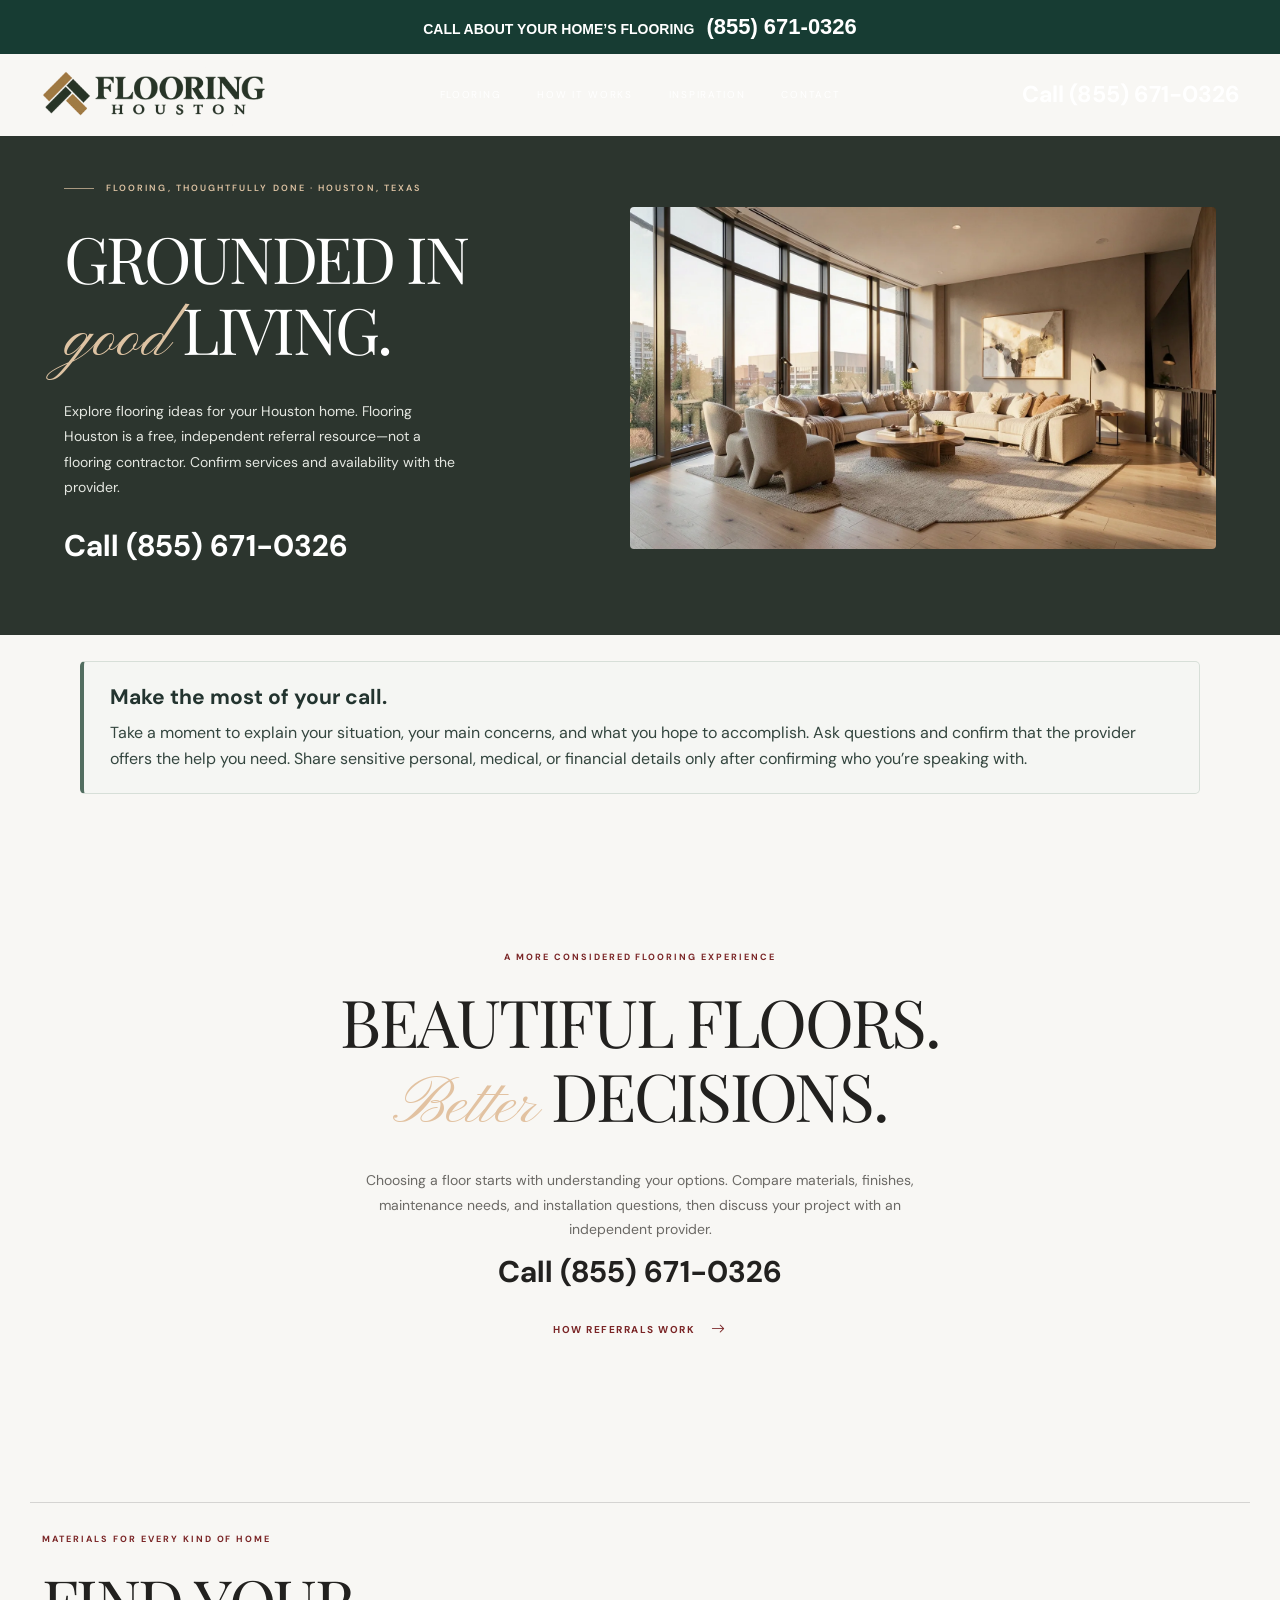
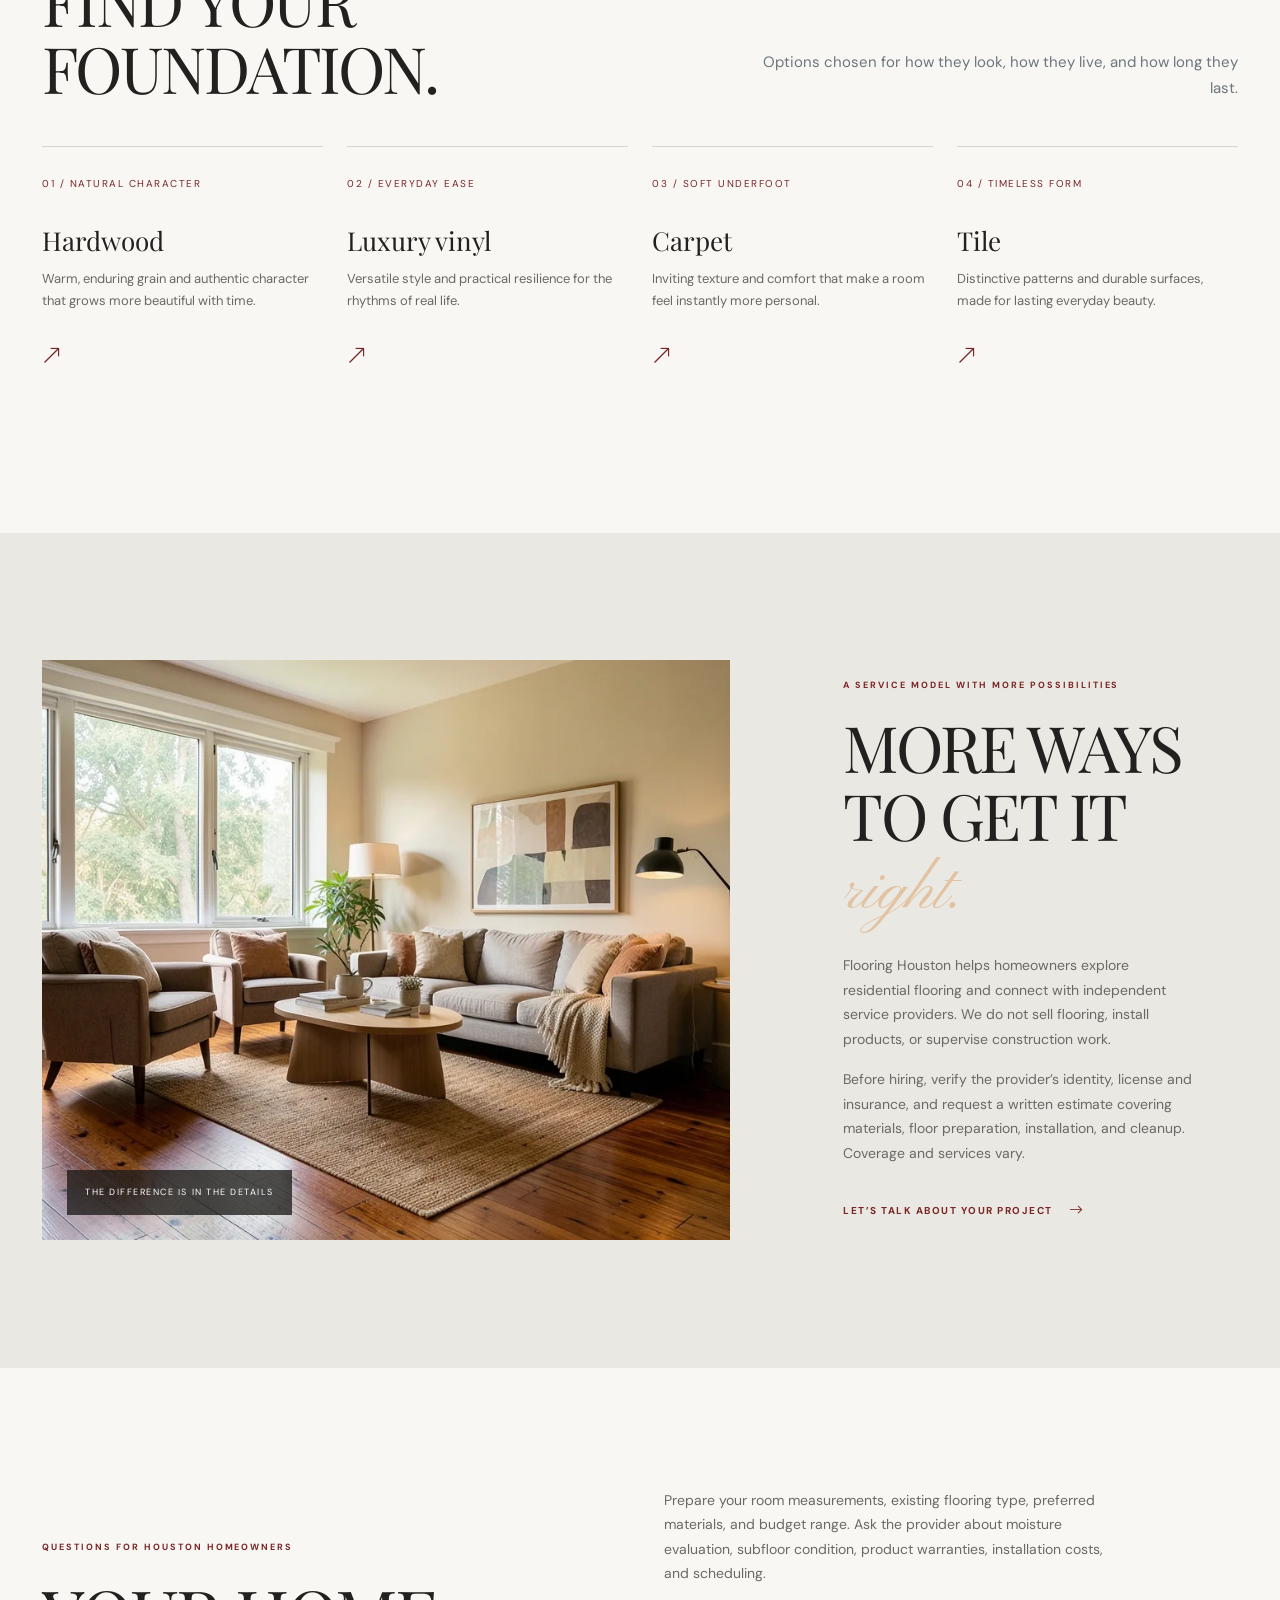
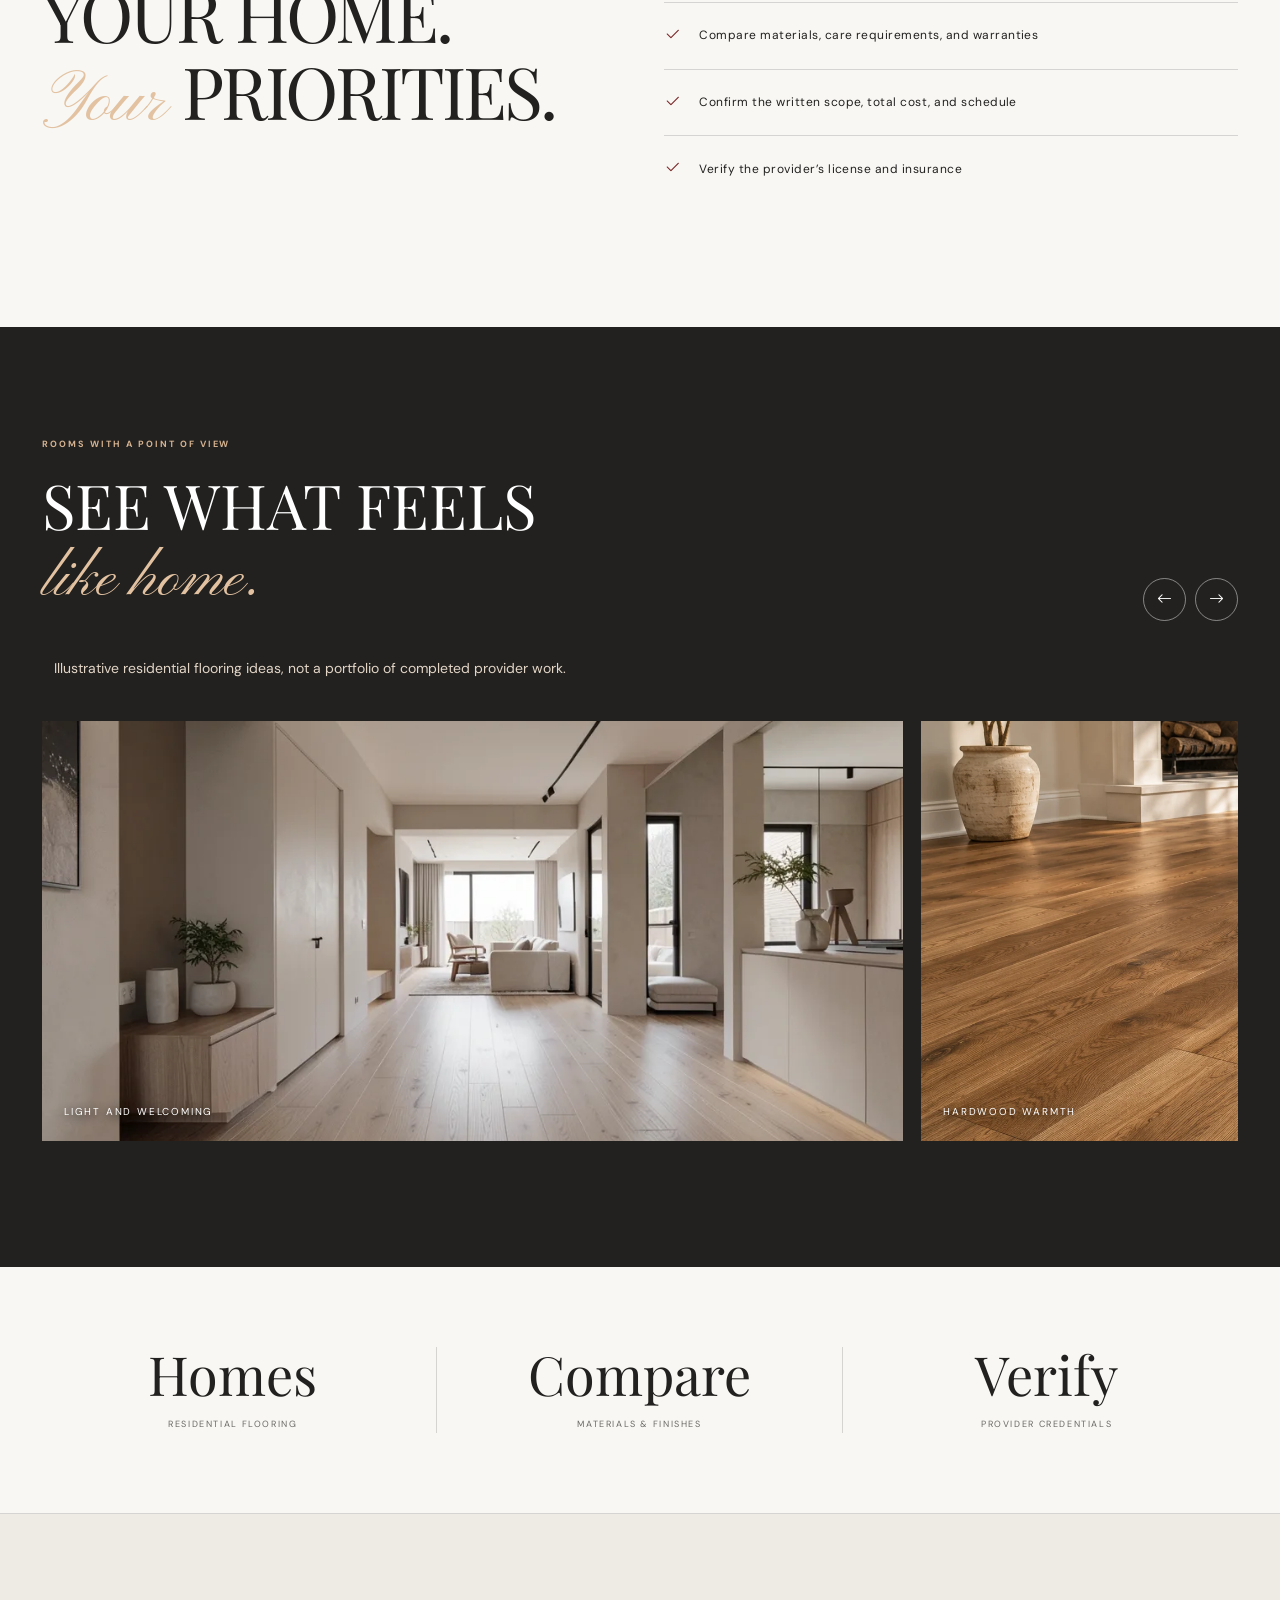
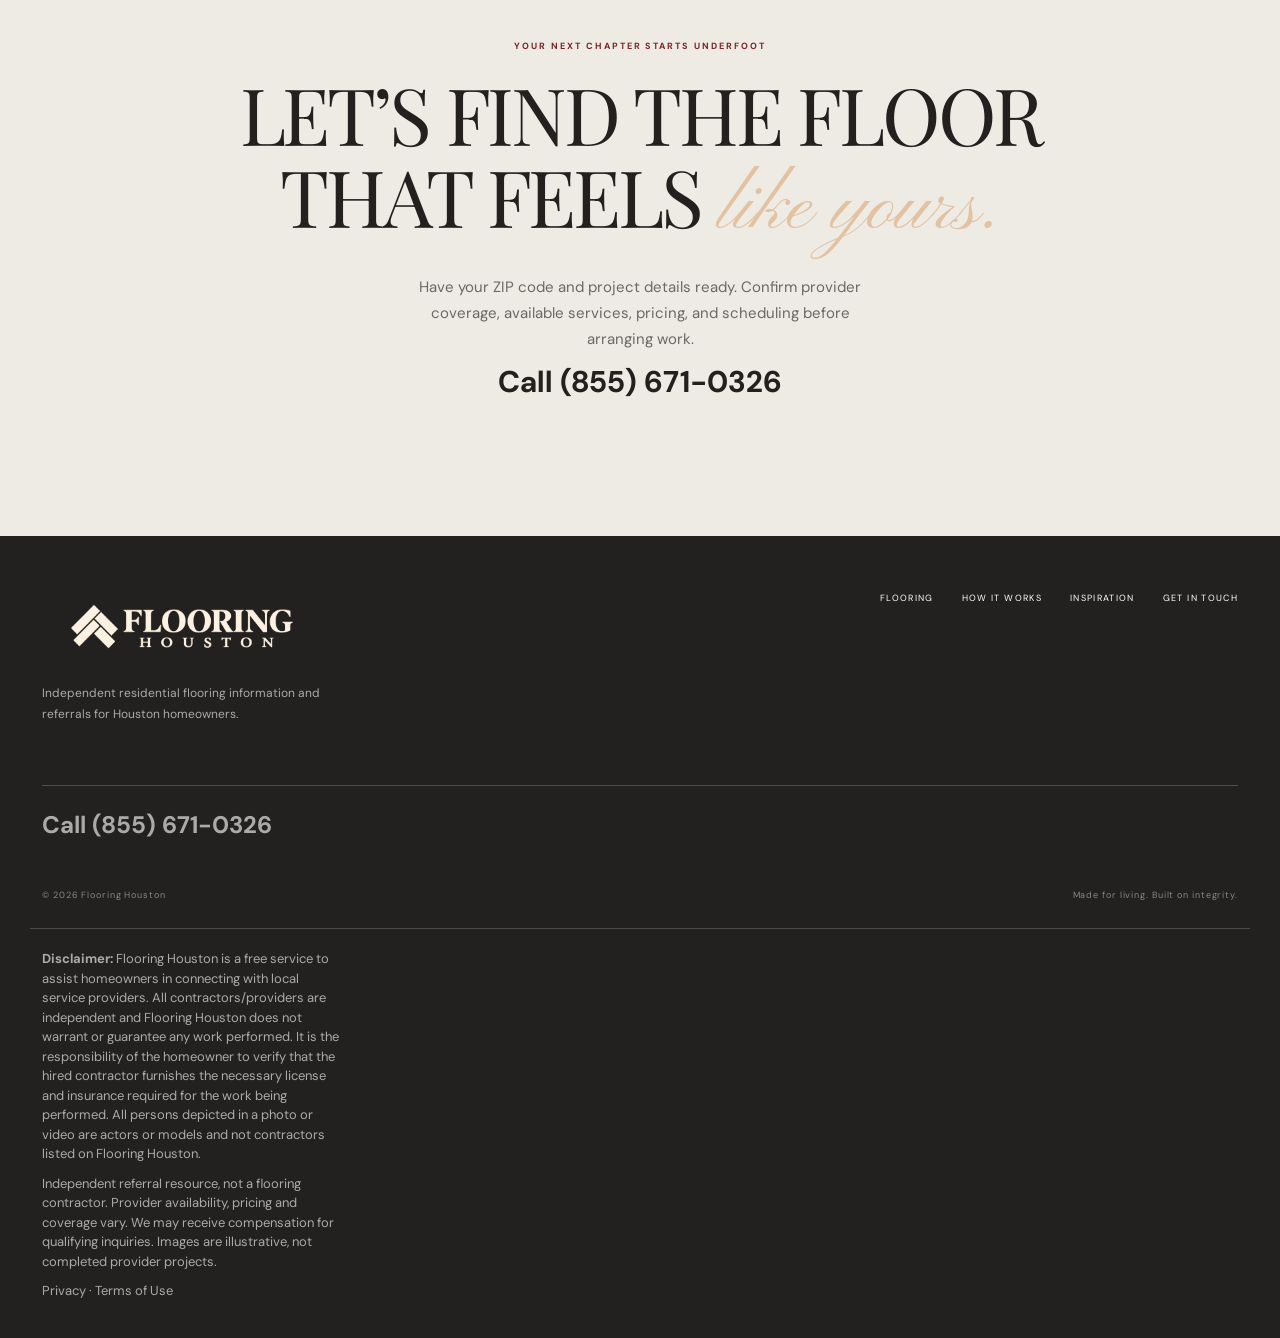
<file: index.html>
<!doctype html>
<html lang="en">
<head>
  <meta charset="utf-8">
  <meta name="viewport" content="width=device-width, initial-scale=1">
  <meta name="theme-color" content="#f8f7f4">
  <meta name="description" content="Independent residential flooring information and referrals for Houston homeowners. Explore hardwood, luxury vinyl, carpet and tile options with independent providers.">
  <title>Flooring Houston — Floors made for living</title>
  <link rel="preconnect" href="https://fonts.googleapis.com">
  <link rel="preconnect" href="https://fonts.gstatic.com" crossorigin>
  <link href="https://fonts.googleapis.com/css2?family=DM+Sans:wght@400;500;600;700&family=Playfair+Display:wght@400;500;600&family=Pinyon+Script&display=swap" rel="stylesheet">
  <link href="https://cdn.jsdelivr.net/npm/bootstrap@5.3.3/dist/css/bootstrap.min.css" rel="stylesheet">
  <link href="https://cdn.jsdelivr.net/npm/bootstrap-icons@1.11.3/font/bootstrap-icons.min.css" rel="stylesheet">
  
<link rel="stylesheet" href="css/style.css?v=flooring-logo-3">
<style id="call-preparation-styles">.call-preparation-note{display:block!important;position:relative!important;inset:auto!important;z-index:1;box-sizing:border-box;width:calc(100% - 40px);max-width:1120px;margin:26px auto!important;padding:22px 26px!important;background:#f5f6f3!important;color:#23342f!important;border:1px solid #d7dfd8;border-left:4px solid #526e60;border-radius:5px;text-align:left!important;font-style:normal;letter-spacing:normal!important}.call-preparation-note h2{font-family:inherit!important;font-size:21px!important;font-weight:700!important;line-height:1.3!important;letter-spacing:normal!important;text-transform:none!important;color:#23342f!important;margin:0 0 9px!important;padding:0!important}.call-preparation-note p{font-family:inherit!important;font-size:16px!important;font-weight:400!important;line-height:1.6!important;letter-spacing:normal!important;text-transform:none!important;color:#34463f!important;max-width:none!important;margin:0!important;padding:0!important}@media(max-width:600px){.call-preparation-note{width:calc(100% - 32px);padding:19px 20px!important;margin:20px auto!important}.call-preparation-note h2{font-size:20px!important}}</style><style id="flooring-phone-styles">.flooring-phone-link{display:inline-block;font-size:clamp(20px,3vw,30px);font-weight:700;line-height:1.3;color:inherit;margin:10px 0}.nav-end .flooring-phone-link{font-size:clamp(16px,2vw,23px);margin:0 16px 0 0;white-space:nowrap}.flooring-call-banner{display:block;position:sticky;top:0;z-index:1100;text-align:center;background:#173c33;color:#fff;padding:12px 15px;font:700 22px/1.35 sans-serif;text-decoration:none}.flooring-call-banner span{font-size:14px;margin-right:12px}@media(max-width:600px){.flooring-call-banner span{display:block;margin:0;font-size:12px}.nav-end .flooring-phone-link{font-size:16px;margin-right:8px}}</style></head>
<body><a class="flooring-call-banner" href="tel:+18556710326"><span>CALL ABOUT YOUR HOME’S FLOORING</span>(855) 671-0326</a>
  <header class="site-nav" id="siteNav">
    <div class="nav-inner">
      <a class="brand" href="#home" aria-label="Flooring Houston home"><img src="assets/flooring-houston-logo.png" alt="Flooring Houston" width="260" style="display:block;width:100%;height:auto;max-height:74px;object-fit:contain"></a>
      <nav class="nav-links" id="navLinks" aria-label="Main navigation">
        <a href="#services">Flooring</a><a href="#approach">How it works</a><a href="#gallery">Inspiration</a><a href="#contact">Contact</a>
      </nav>
      <div class="nav-end"><a class="flooring-phone-link" href="tel:+18556710326">Call (855) 671-0326</a><button class="menu-toggle" id="menuToggle" aria-label="Open navigation" aria-expanded="false"><i class="bi bi-list"></i></button></div>
    </div>
  </header>
  <main id="home">
    <section class="hero-scroll" aria-label="Flooring Houston introduction">
      <div class="hero-sticky">
        <img class="hero-image" id="heroOne" src="assets/img-1.webp" alt="Sunlit living room with natural wood floors">
        <div class="hero-overlay"></div>
        <div class="hero-content hero">
          <div class="eyebrow">Flooring, thoughtfully done · Houston, Texas</div>
          <h1>Grounded in<br><span class="script">good</span> living.</h1>
          <p class="hero-copy">Explore flooring ideas for your Houston home. Flooring Houston is a free, independent referral resource—not a flooring contractor. Confirm services and availability with the provider.</p><a class="flooring-phone-link" href="tel:+18556710326">Call (855) 671-0326</a>
          
        </div>
      </div>
    </section><aside class="call-preparation-note" aria-labelledby="call-preparation-title"><h2 id="call-preparation-title">Make the most of your call.</h2><p>Take a moment to explain your situation, your main concerns, and what you hope to accomplish. Ask questions and confirm that the provider offers the help you need. Share sensitive personal, medical, or financial details only after confirming who you’re speaking with.</p></aside>

    <section class="intro text-center">
      <div class="container reveal">
        <div class="section-kicker">A more considered flooring experience</div>
        <h2>Beautiful floors.<br><span class="script">Better</span> decisions.</h2>
        <p class="intro-copy">Choosing a floor starts with understanding your options. Compare materials, finishes, maintenance needs, and installation questions, then discuss your project with an independent provider.</p>
        <a class="flooring-phone-link" href="tel:+18556710326">Call (855) 671-0326</a><br><a class="text-link" href="#approach">How referrals work <i class="bi bi-arrow-right"></i></a>
      </div>
    </section>

    <section class="services" id="services">
      <div class="container">
        <div class="services-head reveal row align-items-end">
          <div class="col-md-7"><div class="section-kicker">Materials for every kind of home</div><h2>Find your<br>foundation.</h2></div>
          <div class="col-md-5 text-md-end mt-4 mt-md-0"><p class="text-secondary mb-0">Options chosen for how they look, how they live, and how long they last.</p></div>
        </div>
        <div class="row g-4">
          <div class="col-md-6 col-lg-3 reveal"><article class="service-card"><span class="num">01 / NATURAL CHARACTER</span><h3>Hardwood</h3><p>Warm, enduring grain and authentic character that grows more beautiful with time.</p><a class="arrow" href="#contact" aria-label="Ask about hardwood"><i class="bi bi-arrow-up-right"></i></a></article></div>
          <div class="col-md-6 col-lg-3 reveal"><article class="service-card"><span class="num">02 / EVERYDAY EASE</span><h3>Luxury vinyl</h3><p>Versatile style and practical resilience for the rhythms of real life.</p><a class="arrow" href="#contact" aria-label="Ask about luxury vinyl"><i class="bi bi-arrow-up-right"></i></a></article></div>
          <div class="col-md-6 col-lg-3 reveal"><article class="service-card"><span class="num">03 / SOFT UNDERFOOT</span><h3>Carpet</h3><p>Inviting texture and comfort that make a room feel instantly more personal.</p><a class="arrow" href="#contact" aria-label="Ask about carpet"><i class="bi bi-arrow-up-right"></i></a></article></div>
          <div class="col-md-6 col-lg-3 reveal"><article class="service-card"><span class="num">04 / TIMELESS FORM</span><h3>Tile</h3><p>Distinctive patterns and durable surfaces, made for lasting everyday beauty.</p><a class="arrow" href="#contact" aria-label="Ask about tile"><i class="bi bi-arrow-up-right"></i></a></article></div>
        </div>
      </div>
    </section>

    <section class="feature" id="approach">
      <div class="container">
        <div class="row align-items-center">
          <div class="col-lg-7 reveal">
            <div class="feature-image-wrap">
              <img src="assets/img-3.webp" alt="Warm contemporary living space with natural flooring" loading="lazy">
              <span class="feature-note">The difference is in the details</span>
            </div>
          </div>
          <div class="col-lg-5 reveal">
            <div class="feature-copy">
              <div class="section-kicker">A service model with more possibilities</div>
              <h2>More ways to get it <span class="script">right.</span></h2>
              <p>Flooring Houston helps homeowners explore residential flooring and connect with independent service providers. We do not sell flooring, install products, or supervise construction work.</p>
              <p>Before hiring, verify the provider’s identity, license and insurance, and request a written estimate covering materials, floor preparation, installation, and cleanup. Coverage and services vary.</p>
              <a class="text-link" href="#contact">Let’s talk about your project <i class="bi bi-arrow-right"></i></a>
            </div>
          </div>
        </div>
      </div>
    </section>

    <section class="promise">
      <div class="container">
        <div class="row g-5 align-items-center">
          <div class="col-lg-6 reveal">
            <div class="section-kicker">Questions for Houston homeowners</div>
            <h2>Your home.<br><span class="script">Your</span> priorities.</h2>
          </div>
          <div class="col-lg-6 reveal">
            <p class="promise-copy">Prepare your room measurements, existing flooring type, preferred materials, and budget range. Ask the provider about moisture evaluation, subfloor condition, product warranties, installation costs, and scheduling.</p>
            <div class="promise-item"><i class="bi bi-check2"></i><span>Compare materials, care requirements, and warranties</span></div>
            <div class="promise-item"><i class="bi bi-check2"></i><span>Confirm the written scope, total cost, and schedule</span></div>
            <div class="promise-item"><i class="bi bi-check2"></i><span>Verify the provider’s license and insurance</span></div>
          </div>
        </div>
      </div>
    </section>

    <section class="gallery" id="gallery">
      <div class="container">
        <div class="gallery-top reveal">
          <div><div class="section-kicker" style="color:#d5b391">Rooms with a point of view</div><h2>See what feels<br><span class="script">like home.</span></h2></div>
          <div class="slider-controls"><button type="button" id="slidePrev" aria-label="Previous inspiration image"><i class="bi bi-arrow-left"></i></button><button type="button" id="slideNext" aria-label="Next inspiration image"><i class="bi bi-arrow-right"></i></button></div>
        </div>
        <p class="container gallery-note">Illustrative residential flooring ideas, not a portfolio of completed provider work.</p><div class="gallery-track" id="galleryTrack" aria-label="Flooring inspiration gallery">
<article class="gallery-card"><img src="assets/img-2.webp" alt="Light plank flooring in a residential hallway" loading="lazy"><span class="gallery-label">Light and welcoming</span></article>
<article class="gallery-card"><img src="assets/hardwood-floor-detail.webp" alt="Warm oak flooring with visible wood grain in a home" loading="lazy"><span class="gallery-label">Hardwood warmth</span></article>
<article class="gallery-card"><img src="assets/luxury-vinyl-plank.webp" alt="Wood-look luxury vinyl plank flooring in an entryway" loading="lazy"><span class="gallery-label">Luxury vinyl style</span></article>
<article class="gallery-card"><img src="assets/wall-to-wall-carpet.webp" alt="Neutral textured carpet in a bedroom" loading="lazy"><span class="gallery-label">Soft carpet comfort</span></article>
<article class="gallery-card"><img src="assets/porcelain-tile-floor.webp" alt="Large stone-look porcelain floor tiles in a kitchen" loading="lazy"><span class="gallery-label">Timeless tile</span></article>

          
          
          
        </div>
      </div>
    </section>

    <section class="stats">
      <div class="container">
        <div class="row align-items-center">
          <div class="col-12 col-md-4 stat"><strong>Homes</strong><span>Residential flooring</span></div>
          <div class="col-12 col-md-4 stat"><strong>Compare</strong><span>Materials &amp; finishes</span></div>
          <div class="col-12 col-md-4 stat"><strong>Verify</strong><span>Provider credentials</span></div>
        </div>
      </div>
    </section>

    <section class="cta" id="contact">
      <div class="container reveal">
        <div class="section-kicker">Your next chapter starts underfoot</div>
        <h2>Let’s find the floor that feels <span class="script">like yours.</span></h2>
        <p>Have your ZIP code and project details ready. Confirm provider coverage, available services, pricing, and scheduling before arranging work.</p><a class="flooring-phone-link" href="tel:+18556710326">Call (855) 671-0326</a>
        
      </div>
    </section>
  </main>
  <footer>
    <div class="container">
      <div class="footer-top">
        <div><a class="footer-brand" href="#home"><img src="assets/flooring-houston-logo.png" alt="Flooring Houston" width="260" style="display:block;width:100%;height:auto;max-height:74px;object-fit:contain"></a><p>Independent residential flooring information and referrals for Houston homeowners.</p></div>
        <nav class="footer-links" aria-label="Footer navigation"><a href="#services">Flooring</a><a href="#approach">How it works</a><a href="#gallery">Inspiration</a><a href="#contact">Get in touch</a></nav>
      </div>
      <p class="footer-phone"><a class="flooring-phone-link" href="tel:+18556710326">Call (855) 671-0326</a></p><div class="copyright"><span>© 2026 Flooring Houston</span><span>Made for living. Built on integrity.</span></div>
    </div>
  <div class="container ppc-disclaimer"><p><strong>Disclaimer:</strong> Flooring Houston is a free service to assist homeowners in connecting with local service providers. All contractors/providers are independent and Flooring Houston does not warrant or guarantee any work performed. It is the responsibility of the homeowner to verify that the hired contractor furnishes the necessary license and insurance required for the work being performed. All persons depicted in a photo or video are actors or models and not contractors listed on Flooring Houston.</p><p>Independent referral resource, not a flooring contractor. Provider availability, pricing and coverage vary. We may receive compensation for qualifying inquiries. Images are illustrative, not completed provider projects.</p><p><a href="privacy.html">Privacy</a> · <a href="terms.html">Terms of Use</a></p></div></footer>
  <script src="https://cdn.jsdelivr.net/npm/bootstrap@5.3.3/dist/js/bootstrap.bundle.min.js"></script>
  <script>
    (() => {
      const nav = document.getElementById('siteNav');
      const menuBtn = document.getElementById('menuToggle');
      const links = document.getElementById('navLinks');
      const reduceMotion = window.matchMedia('(prefers-reduced-motion: reduce)').matches;
      const updateNav = () => nav.classList.toggle('scrolled', window.scrollY > 30);
      window.addEventListener('scroll', updateNav, {passive:true});
      updateNav();
      menuBtn.addEventListener('click', () => {
        const open = links.classList.toggle('open');
        menuBtn.setAttribute('aria-expanded', String(open));
        menuBtn.setAttribute('aria-label', open ? 'Close navigation' : 'Open navigation');
        menuBtn.innerHTML = open ? '<i class="bi bi-x-lg"></i>' : '<i class="bi bi-list"></i>';
      });
      links.querySelectorAll('a').forEach(a => a.addEventListener('click', () => {
        links.classList.remove('open'); menuBtn.setAttribute('aria-expanded','false');
        menuBtn.setAttribute('aria-label','Open navigation'); menuBtn.innerHTML='<i class="bi bi-list"></i>';
      }));
      if ('IntersectionObserver' in window) {
        document.documentElement.classList.add('js-ready');
        const observer = new IntersectionObserver(entries => entries.forEach(entry => {
          if (entry.isIntersecting) { entry.target.classList.add('visible'); observer.unobserve(entry.target); }
        }), {threshold:.12});
        document.querySelectorAll('.reveal').forEach(el => observer.observe(el));
        const counters = document.querySelectorAll('[data-count]');
        const countObserver = new IntersectionObserver(entries => entries.forEach(entry => {
          if (!entry.isIntersecting) return;
          const el=entry.target, target=Number(el.dataset.count), start=performance.now(), duration=1100;
          const tick=now=>{const p=Math.min((now-start)/duration,1);el.textContent=Math.round(target*(1-Math.pow(1-p,3)))+(target===100?'%':'+');if(p<1)requestAnimationFrame(tick)};
          requestAnimationFrame(tick); countObserver.unobserve(el);
        }), {threshold:.5});
        counters.forEach(el=>countObserver.observe(el));
      } else document.querySelectorAll('.reveal').forEach(el=>el.classList.add('visible'));
      const track=document.getElementById('galleryTrack');
      document.getElementById('slideNext').addEventListener('click',()=>track.scrollBy({left:track.clientWidth*.72,behavior:reduceMotion?'instant':'smooth'}));
      document.getElementById('slidePrev').addEventListener('click',()=>track.scrollBy({left:-track.clientWidth*.72,behavior:reduceMotion?'instant':'smooth'}));
    })();
  </script>
</body>
</html>
</file>
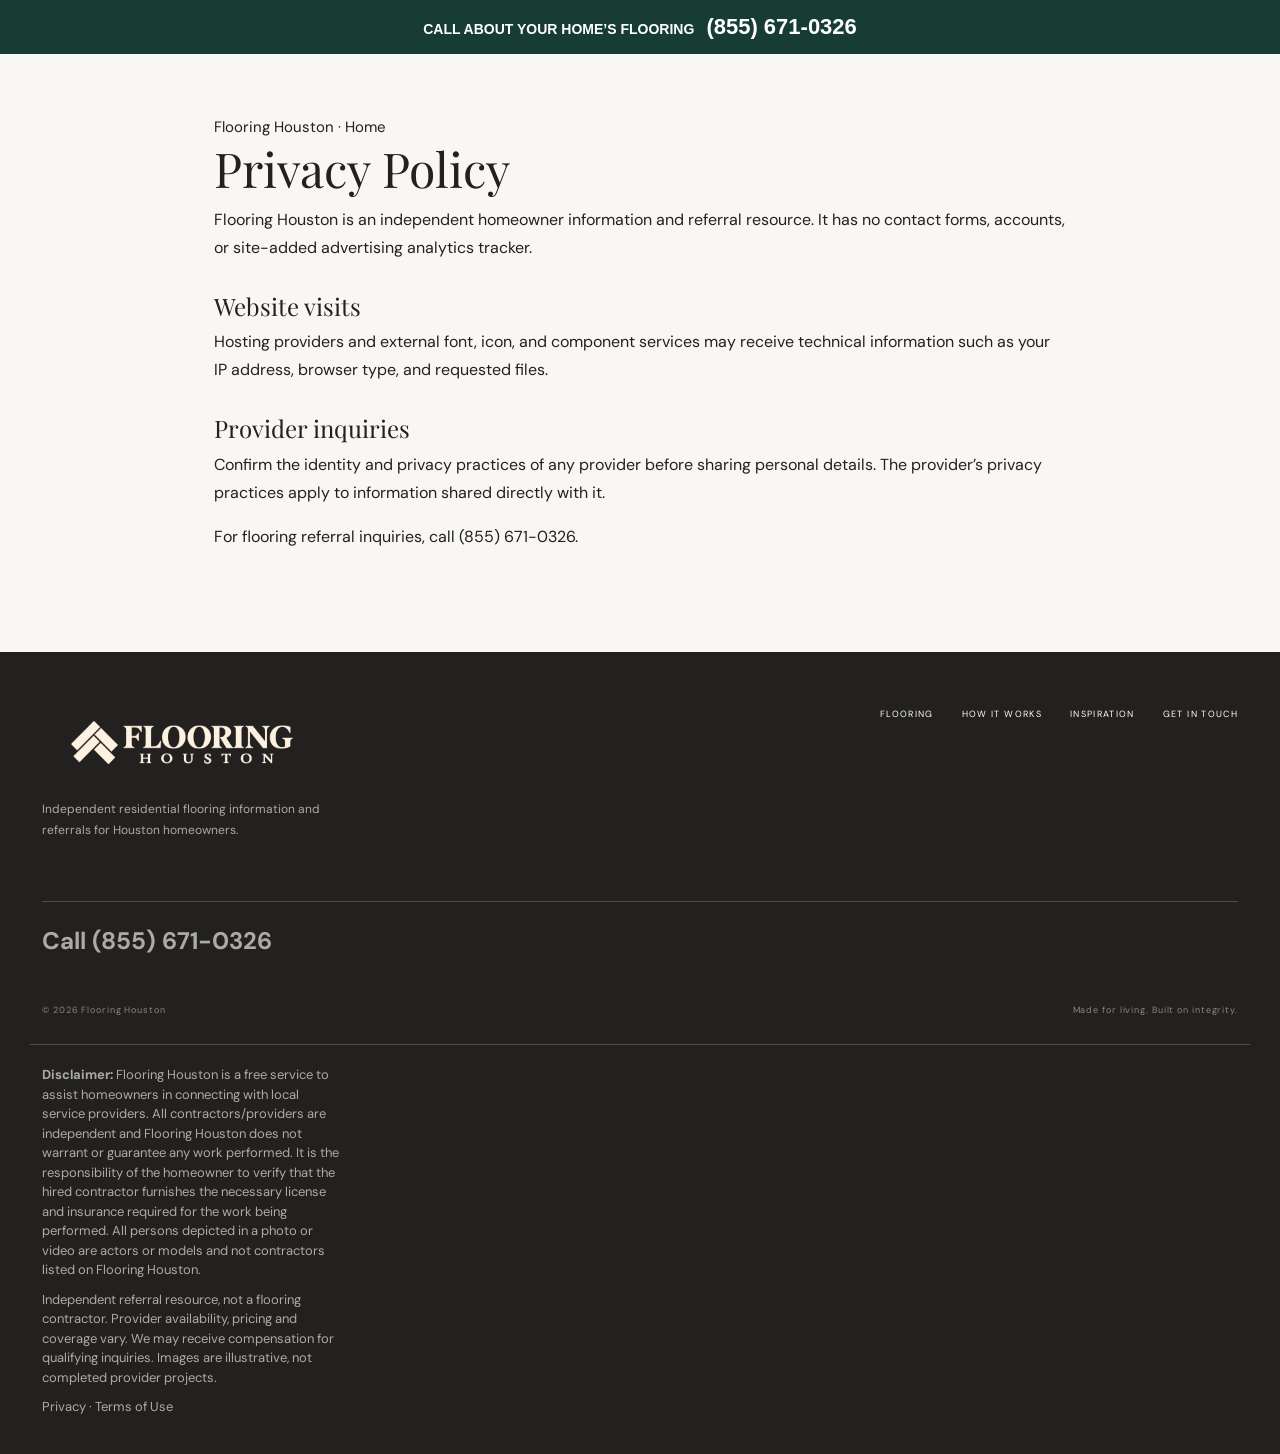
<file: privacy.html>
<!doctype html><html lang="en"><head>
  <meta charset="utf-8">
  <meta name="viewport" content="width=device-width, initial-scale=1">
  <meta name="theme-color" content="#f8f7f4">
  <meta name="description" content="Independent residential flooring information and referrals for Houston homeowners. Explore hardwood, luxury vinyl, carpet and tile options with independent providers.">
  <title>Privacy Policy | Flooring Houston</title>
  <link rel="preconnect" href="https://fonts.googleapis.com">
  <link rel="preconnect" href="https://fonts.gstatic.com" crossorigin>
  <link href="https://fonts.googleapis.com/css2?family=DM+Sans:wght@400;500;600;700&family=Playfair+Display:wght@400;500;600&family=Pinyon+Script&display=swap" rel="stylesheet">
  <link href="https://cdn.jsdelivr.net/npm/bootstrap@5.3.3/dist/css/bootstrap.min.css" rel="stylesheet">
  <link href="https://cdn.jsdelivr.net/npm/bootstrap-icons@1.11.3/font/bootstrap-icons.min.css" rel="stylesheet">
  
<link rel="stylesheet" href="css/style.css?v=flooring-logo-3">
<style id="flooring-phone-styles">.flooring-phone-link{display:inline-block;font-size:clamp(20px,3vw,30px);font-weight:700;line-height:1.3;color:inherit;margin:10px 0}.nav-end .flooring-phone-link{font-size:clamp(16px,2vw,23px);margin:0 16px 0 0;white-space:nowrap}.flooring-call-banner{display:block;position:sticky;top:0;z-index:1100;text-align:center;background:#173c33;color:#fff;padding:12px 15px;font:700 22px/1.35 sans-serif;text-decoration:none}.flooring-call-banner span{font-size:14px;margin-right:12px}@media(max-width:600px){.flooring-call-banner span{display:block;margin:0;font-size:12px}.nav-end .flooring-phone-link{font-size:16px;margin-right:8px}}</style></head><body><a class="flooring-call-banner" href="tel:+18556710326"><span>CALL ABOUT YOUR HOME’S FLOORING</span>(855) 671-0326</a><main class="policy"><a href="index.html">Flooring Houston · Home</a><h1>Privacy Policy</h1><p>Flooring Houston is an independent homeowner information and referral resource. It has no contact forms, accounts, or site-added advertising analytics tracker.</p><h2>Website visits</h2><p>Hosting providers and external font, icon, and component services may receive technical information such as your IP address, browser type, and requested files.</p><h2>Provider inquiries</h2><p>Confirm the identity and privacy practices of any provider before sharing personal details. The provider’s privacy practices apply to information shared directly with it.</p><p>For flooring referral inquiries, call <a href="tel:+18556710326">(855) 671-0326</a>.</p></main><footer>
    <div class="container">
      <div class="footer-top">
        <div><a class="footer-brand" href="index.html#home"><img src="assets/flooring-houston-logo.png" alt="Flooring Houston" width="260" style="display:block;width:100%;height:auto;max-height:74px;object-fit:contain"></a><p>Independent residential flooring information and referrals for Houston homeowners.</p></div>
        <nav class="footer-links" aria-label="Footer navigation"><a href="index.html#services">Flooring</a><a href="index.html#approach">How it works</a><a href="index.html#gallery">Inspiration</a><a href="index.html#contact">Get in touch</a></nav>
      </div>
      <p class="footer-phone"><a class="flooring-phone-link" href="tel:+18556710326">Call (855) 671-0326</a></p><div class="copyright"><span>© 2026 Flooring Houston</span><span>Made for living. Built on integrity.</span></div>
    </div>
  <div class="container ppc-disclaimer"><p><strong>Disclaimer:</strong> Flooring Houston is a free service to assist homeowners in connecting with local service providers. All contractors/providers are independent and Flooring Houston does not warrant or guarantee any work performed. It is the responsibility of the homeowner to verify that the hired contractor furnishes the necessary license and insurance required for the work being performed. All persons depicted in a photo or video are actors or models and not contractors listed on Flooring Houston.</p><p>Independent referral resource, not a flooring contractor. Provider availability, pricing and coverage vary. We may receive compensation for qualifying inquiries. Images are illustrative, not completed provider projects.</p><p><a href="privacy.html">Privacy</a> · <a href="terms.html">Terms of Use</a></p></div></footer></body></html>
</file>
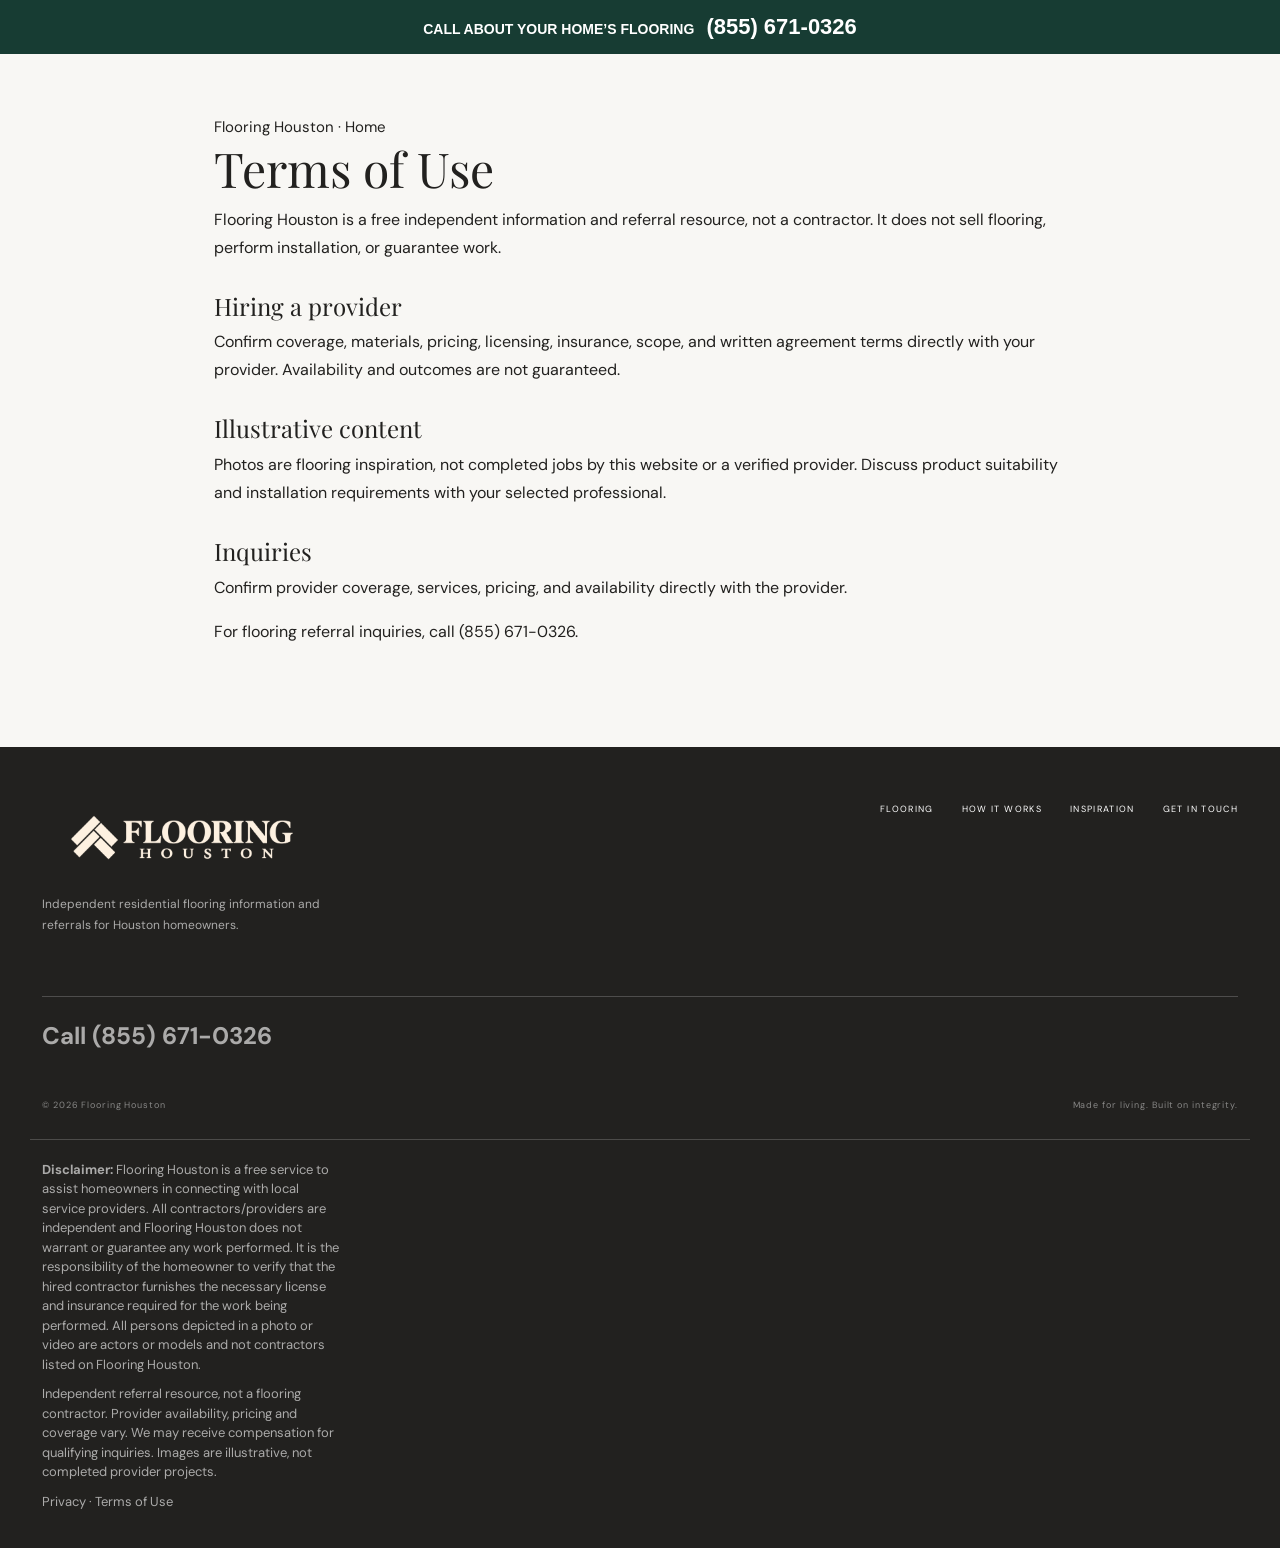
<file: terms.html>
<!doctype html><html lang="en"><head>
  <meta charset="utf-8">
  <meta name="viewport" content="width=device-width, initial-scale=1">
  <meta name="theme-color" content="#f8f7f4">
  <meta name="description" content="Independent residential flooring information and referrals for Houston homeowners. Explore hardwood, luxury vinyl, carpet and tile options with independent providers.">
  <title>Terms of Use | Flooring Houston</title>
  <link rel="preconnect" href="https://fonts.googleapis.com">
  <link rel="preconnect" href="https://fonts.gstatic.com" crossorigin>
  <link href="https://fonts.googleapis.com/css2?family=DM+Sans:wght@400;500;600;700&family=Playfair+Display:wght@400;500;600&family=Pinyon+Script&display=swap" rel="stylesheet">
  <link href="https://cdn.jsdelivr.net/npm/bootstrap@5.3.3/dist/css/bootstrap.min.css" rel="stylesheet">
  <link href="https://cdn.jsdelivr.net/npm/bootstrap-icons@1.11.3/font/bootstrap-icons.min.css" rel="stylesheet">
  
<link rel="stylesheet" href="css/style.css?v=flooring-logo-3">
<style id="flooring-phone-styles">.flooring-phone-link{display:inline-block;font-size:clamp(20px,3vw,30px);font-weight:700;line-height:1.3;color:inherit;margin:10px 0}.nav-end .flooring-phone-link{font-size:clamp(16px,2vw,23px);margin:0 16px 0 0;white-space:nowrap}.flooring-call-banner{display:block;position:sticky;top:0;z-index:1100;text-align:center;background:#173c33;color:#fff;padding:12px 15px;font:700 22px/1.35 sans-serif;text-decoration:none}.flooring-call-banner span{font-size:14px;margin-right:12px}@media(max-width:600px){.flooring-call-banner span{display:block;margin:0;font-size:12px}.nav-end .flooring-phone-link{font-size:16px;margin-right:8px}}</style></head><body><a class="flooring-call-banner" href="tel:+18556710326"><span>CALL ABOUT YOUR HOME’S FLOORING</span>(855) 671-0326</a><main class="policy"><a href="index.html">Flooring Houston · Home</a><h1>Terms of Use</h1><p>Flooring Houston is a free independent information and referral resource, not a contractor. It does not sell flooring, perform installation, or guarantee work.</p><h2>Hiring a provider</h2><p>Confirm coverage, materials, pricing, licensing, insurance, scope, and written agreement terms directly with your provider. Availability and outcomes are not guaranteed.</p><h2>Illustrative content</h2><p>Photos are flooring inspiration, not completed jobs by this website or a verified provider. Discuss product suitability and installation requirements with your selected professional.</p><h2>Inquiries</h2><p>Confirm provider coverage, services, pricing, and availability directly with the provider.</p><p>For flooring referral inquiries, call <a href="tel:+18556710326">(855) 671-0326</a>.</p></main><footer>
    <div class="container">
      <div class="footer-top">
        <div><a class="footer-brand" href="index.html#home"><img src="assets/flooring-houston-logo.png" alt="Flooring Houston" width="260" style="display:block;width:100%;height:auto;max-height:74px;object-fit:contain"></a><p>Independent residential flooring information and referrals for Houston homeowners.</p></div>
        <nav class="footer-links" aria-label="Footer navigation"><a href="index.html#services">Flooring</a><a href="index.html#approach">How it works</a><a href="index.html#gallery">Inspiration</a><a href="index.html#contact">Get in touch</a></nav>
      </div>
      <p class="footer-phone"><a class="flooring-phone-link" href="tel:+18556710326">Call (855) 671-0326</a></p><div class="copyright"><span>© 2026 Flooring Houston</span><span>Made for living. Built on integrity.</span></div>
    </div>
  <div class="container ppc-disclaimer"><p><strong>Disclaimer:</strong> Flooring Houston is a free service to assist homeowners in connecting with local service providers. All contractors/providers are independent and Flooring Houston does not warrant or guarantee any work performed. It is the responsibility of the homeowner to verify that the hired contractor furnishes the necessary license and insurance required for the work being performed. All persons depicted in a photo or video are actors or models and not contractors listed on Flooring Houston.</p><p>Independent referral resource, not a flooring contractor. Provider availability, pricing and coverage vary. We may receive compensation for qualifying inquiries. Images are illustrative, not completed provider projects.</p><p><a href="privacy.html">Privacy</a> · <a href="terms.html">Terms of Use</a></p></div></footer></body></html>
</file>
<file: css/style.css>
:root{--ink:#22211f;--muted:#6b6965;--paper:#f8f7f4;--white:#fff;--red:#7a2526;--line:rgba(34,33,31,.16);--serif:"Playfair Display",Georgia,serif;--sans:"DM Sans",sans-serif}
    *{box-sizing:border-box}
    html{scroll-behavior:smooth}
    body{margin:0;background:var(--paper);color:var(--ink);font-family:var(--sans);font-size:15px;line-height:1.75;-webkit-font-smoothing:antialiased}
    a{color:inherit;text-decoration:none}
    .container{max-width:1220px}
    .site-nav{height:82px;position:fixed;z-index:20;inset:0 0 auto;display:flex;align-items:center;color:white;transition:background .35s,color .35s,box-shadow .35s}
    .site-nav.scrolled{background:rgba(248,247,244,.92);backdrop-filter:blur(16px);color:var(--ink);box-shadow:0 1px 0 var(--line)}
    .nav-inner{width:min(100% - 48px,1440px);margin:auto;display:grid;grid-template-columns:1fr auto 1fr;align-items:center}
    .brand{display:flex;align-items:center;gap:12px;font-size:12px;font-weight:700;letter-spacing:.16em;text-transform:uppercase;line-height:1.2}
    .brand-mark{width:34px;height:34px;border:1px solid currentColor;display:grid;place-items:center;font-family:var(--serif);font-size:19px;font-weight:400}
    .nav-links{display:flex;gap:36px;align-items:center;font-size:10px;letter-spacing:.17em;text-transform:uppercase}
    .nav-links a,.nav-cta{transition:opacity .2s}
    .nav-links a:hover,.nav-cta:hover{opacity:.68}
    .nav-end{justify-self:end}
    .nav-cta{border:1px solid currentColor;border-radius:40px;padding:11px 20px;font-size:9px;letter-spacing:.16em;text-transform:uppercase}
    .menu-toggle{display:none;background:transparent;color:inherit;border:0;font-size:24px}
    .hero-scroll{height:150vh;position:relative;background:#1c1b19}
    .hero-sticky{position:sticky;top:0;height:100vh;overflow:hidden}
    .hero-image{position:absolute;inset:0;width:100%;height:100%;object-fit:cover;transform:scale(1.04);will-change:transform}
    .hero-image.second{opacity:0;transition:opacity .35s}
    .hero-overlay{position:absolute;inset:0;background:linear-gradient(90deg,rgba(18,17,16,.59) 0%,rgba(18,17,16,.2) 60%,rgba(18,17,16,.08) 100%),linear-gradient(0deg,rgba(0,0,0,.35),transparent 55%)}
    .hero-content{position:absolute;left:max(7.1vw,24px);bottom:11.5vh;color:white;max-width:850px}
    .eyebrow{display:flex;align-items:center;gap:12px;font-size:9px;font-weight:600;letter-spacing:.23em;text-transform:uppercase}
    .eyebrow:before{content:"";height:1px;width:30px;background:currentColor;opacity:.7}
    h1,h2,h3{font-family:var(--serif);font-weight:400}
    .hero h1{font-size:clamp(52px,8.5vw,118px);line-height:.97;letter-spacing:-.045em;margin:27px 0 24px;text-transform:uppercase}
    .script{font-family:"Pinyon Script",cursive;text-transform:none;font-weight:400;color:#e2c2a1;letter-spacing:0}
    .hero-copy{font-size:14px;max-width:400px;color:rgba(255,255,255,.86);line-height:1.8}
    .button-link{display:inline-flex;align-items:center;gap:22px;padding:14px 19px;border:1px solid currentColor;text-transform:uppercase;letter-spacing:.16em;font-size:9px;margin-top:17px;transition:background .25s,color .25s}
    .button-link:hover{background:var(--white);color:var(--ink)}
    .hero-index{position:absolute;right:6vw;bottom:8vh;color:white;font-size:10px;letter-spacing:.14em}
    .intro{padding:130px 0 125px}
    .section-kicker{font-size:9px;letter-spacing:.22em;text-transform:uppercase;color:var(--red);font-weight:700;margin-bottom:19px}
    .intro h2,.section-heading{font-size:clamp(36px,5.2vw,66px);line-height:1.12;letter-spacing:-.035em;text-transform:uppercase}
    .intro h2{max-width:770px;margin:0 auto 24px}
    .intro-copy{max-width:580px;margin:0 auto;color:var(--muted);font-size:14px}
    .text-link{display:inline-flex;align-items:center;gap:16px;margin-top:17px;color:var(--red);font-size:10px;font-weight:700;letter-spacing:.15em;text-transform:uppercase}
    .text-link i{font-size:14px;transition:transform .2s}
    .text-link:hover i{transform:translateX(5px)}
    .services{padding:35px 0 130px}
    .services-head{border-top:1px solid var(--line);padding-top:29px;margin-bottom:45px}
    .services-head h2{font-size:clamp(38px,5vw,64px);line-height:1.05;text-transform:uppercase;letter-spacing:-.035em;margin:0}
    .service-card{border-top:1px solid var(--line);padding:22px 0 30px;transition:transform .3s}
    .service-card:hover{transform:translateY(-6px)}
    .service-card .num{font-size:10px;color:var(--red);letter-spacing:.15em}
    .service-card h3{font-size:26px;margin:30px 0 11px}
    .service-card p{font-size:13px;color:var(--muted);max-width:310px;margin:0}
    .service-card .arrow{display:block;font-size:20px;margin-top:25px;color:var(--red)}
    .feature{background:#eae8e2;padding:110px 0}
    .feature-image-wrap{height:580px;overflow:hidden;position:relative}
    .feature-image-wrap img{width:100%;height:100%;object-fit:cover;transition:transform 1s}
    .feature-image-wrap:hover img{transform:scale(1.045)}
    .feature-note{position:absolute;bottom:25px;left:25px;color:white;background:rgba(27,25,23,.76);padding:15px 18px;font-size:9px;letter-spacing:.17em;text-transform:uppercase}
    .feature-copy{padding:35px 3vw 35px 7vw}
    .feature-copy h2{font-size:clamp(40px,5vw,67px);line-height:1.06;text-transform:uppercase;letter-spacing:-.035em;margin-bottom:25px}
    .feature-copy p{font-size:14px;color:var(--muted);max-width:440px}
    .promise{padding:120px 0 125px}
    .promise h2{font-size:clamp(40px,6vw,72px);line-height:1.07;text-transform:uppercase;letter-spacing:-.04em}
    .promise-copy{max-width:450px;color:var(--muted);font-size:14px}
    .promise-item{border-top:1px solid var(--line);padding:18px 0;display:flex;gap:18px;align-items:center;font-size:12px;letter-spacing:.04em}
    .promise-item i{font-size:17px;color:var(--red)}
    .gallery{background:#22211f;color:white;padding:110px 0 120px}
    .gallery-top{display:flex;align-items:end;justify-content:space-between;margin-bottom:35px}
    .gallery h2{font-size:clamp(38px,5vw,62px);text-transform:uppercase;line-height:1.05}
    .slider-controls{display:flex;gap:9px}
    .slider-controls button{width:43px;height:43px;border:1px solid rgba(255,255,255,.45);border-radius:50%;background:transparent;color:white;transition:background .2s}
    .slider-controls button:hover{background:white;color:var(--ink)}
    .gallery-track{display:flex;gap:18px;overflow-x:auto;scroll-snap-type:x mandatory;scrollbar-width:none;padding-bottom:6px}
    .gallery-track::-webkit-scrollbar{display:none}
    .gallery-card{flex:0 0 72%;height:420px;position:relative;overflow:hidden;scroll-snap-align:start}
    .gallery-card img{width:100%;height:100%;object-fit:cover;transition:transform .9s}
    .gallery-card:hover img{transform:scale(1.045)}
    .gallery-label{position:absolute;left:22px;bottom:20px;font-size:10px;letter-spacing:.18em;text-transform:uppercase;text-shadow:0 2px 8px #000}
    .stats{padding:80px 0;border-bottom:1px solid var(--line)}
    .stat{border-right:1px solid var(--line);text-align:center}
    .stat:last-child{border:0}
    .stat strong{font-family:var(--serif);font-weight:400;font-size:54px;line-height:1}
    .stat span{display:block;margin-top:13px;font-size:9px;letter-spacing:.18em;text-transform:uppercase;color:var(--muted)}
    .cta{padding:125px 0;text-align:center;background:#eeeae4}
    .cta h2{font-size:clamp(42px,6.5vw,79px);line-height:1.04;text-transform:uppercase;letter-spacing:-.04em;margin:16px auto 23px;max-width:850px}
    .cta p{color:var(--muted);max-width:470px;margin:0 auto}
    .cta .button-link{background:var(--red);border-color:var(--red);color:white;padding:17px 23px}
    .cta .button-link:hover{background:transparent;color:var(--red)}
    footer{background:#22211f;color:white;padding:55px 0 27px}
    .footer-top{display:flex;justify-content:space-between;align-items:flex-start;padding-bottom:44px;border-bottom:1px solid rgba(255,255,255,.2)}
    .footer-brand{font-size:12px;letter-spacing:.17em;text-transform:uppercase;font-weight:700}
    footer p{font-size:12px;color:rgba(255,255,255,.62);max-width:300px;margin-top:13px}
    .footer-links{display:flex;gap:28px;font-size:9px;letter-spacing:.15em;text-transform:uppercase}
    .copyright{display:flex;justify-content:space-between;padding-top:21px;color:rgba(255,255,255,.46);font-size:9px;letter-spacing:.1em}
    .reveal{opacity:0;transform:translateY(24px);transition:opacity .8s ease,transform .8s ease}
    .reveal.visible{opacity:1;transform:none}
    @media(max-width:767px){
      .site-nav{height:70px}.nav-inner{width:calc(100% - 36px);grid-template-columns:1fr auto}
      .nav-links{display:none;position:absolute;top:70px;left:0;right:0;background:var(--paper);color:var(--ink);padding:20px 25px 25px;flex-direction:column;align-items:flex-start;gap:18px}
      .nav-links.open{display:flex}.nav-end{display:flex;align-items:center;gap:12px}.nav-cta{padding:9px 12px;font-size:8px}.menu-toggle{display:block}
      .hero-content{bottom:13vh;left:24px;right:24px}.hero h1{font-size:clamp(48px,13vw,75px)}
      .hero-index{right:24px;bottom:5vh}.intro{padding:90px 0}.services{padding-bottom:85px}
      .feature{padding:75px 0}.feature-image-wrap{height:380px}.feature-copy{padding:40px 12px 0}
      .promise{padding:85px 0}.gallery{padding:80px 0}.gallery-card{flex-basis:86%;height:330px}.gallery-top{align-items:center}
      .stat{padding:20px 0;border-right:0;border-bottom:1px solid var(--line)}.stat:last-child{border:0}
      .cta{padding:90px 0}.footer-top{display:block}.footer-links{margin-top:28px;flex-wrap:wrap}.copyright{gap:12px;flex-direction:column}
    }
    @media(prefers-reduced-motion:reduce){html{scroll-behavior:auto}*,*::before,*::after{animation-duration:.01ms!important;transition-duration:.01ms!important}.reveal{opacity:1;transform:none}}
/* Referral content, uncropped hero and compact disclosures. */
.site-nav{position:sticky!important;inset:0 0 auto!important;top:0!important;background:#f8f7f4}.hero-scroll{height:auto!important;background:#2c352e}.hero-sticky{position:relative!important;top:auto;height:auto!important;min-height:0;display:grid;grid-template-columns:1fr 1.12fr;gap:42px;align-items:center;padding:45px max(5vw,24px) 60px;overflow:visible}.hero-image{position:relative!important;inset:auto!important;width:100%!important;height:auto!important;object-fit:contain!important;transform:none!important;grid-column:2;grid-row:1;border-radius:4px}.hero-overlay{display:none!important}.hero-content{position:relative!important;inset:auto!important;max-width:100%;padding:0!important;grid-column:1;grid-row:1;color:white}.hero-content h1{font-size:clamp(2.8rem,5vw,5rem);line-height:1.1}.hero-content p{color:#e4e7e1}.hero-content .eyebrow,.hero-content .script{color:#dec3a3}.ppc-disclaimer{margin-top:25px;padding-top:20px;border-top:1px solid #ffffff30;color:#dfe5df}.ppc-disclaimer p{font-size:13px;line-height:1.5;margin:0 0 10px}.gallery-note{font-size:14px;color:#e3d6c7;padding-bottom:24px}.phone-pending{font-size:18px;line-height:1.5;margin-top:24px}.reveal{opacity:1;transform:none}.policy{max-width:900px;margin:auto;padding:60px 24px 85px}.policy h1{font-size:3rem}.policy h2{font-size:1.5rem;margin-top:30px}.policy p{font-size:16px}section[id]{scroll-margin-top:120px}
@media(max-width:767px){.hero-sticky{display:flex;flex-direction:column;padding:25px 22px 50px;gap:30px}.hero-image{order:0}.hero-content{order:1;width:100%}.hero-content h1{font-size:clamp(3rem,12vw,4.5rem)}}

.nav-cta,.call-button{background:#2c352e;color:#fff!important;font-weight:700;white-space:nowrap}.call-button{display:inline-block;padding:18px 26px;border-radius:4px;font-size:clamp(22px,3vw,32px);text-decoration:none}.inline-call{text-align:center;margin:25px auto 0;font-size:19px}.inline-call a,.footer-phone a{font-weight:700}.footer-phone a{font-size:24px;color:inherit}.nav-cta{font-size:17px!important}@media(max-width:600px){.nav-cta{font-size:14px!important;padding:12px!important}.brand{font-size:17px!important}.nav-inner{gap:10px!important}}

.brand{display:block!important;flex:0 1 260px;width:260px;max-width:38vw}.brand img{max-width:100%!important}.footer-brand{display:block!important;width:280px;max-width:100%;margin-bottom:18px}.footer-brand img{filter:brightness(0) invert(94%) sepia(13%) saturate(295%) hue-rotate(338deg)}@media(max-width:600px){.brand{width:175px;flex-basis:175px;max-width:36vw}.nav-inner{padding-left:14px!important;padding-right:14px!important}.nav-end{gap:8px!important}}
</file>
